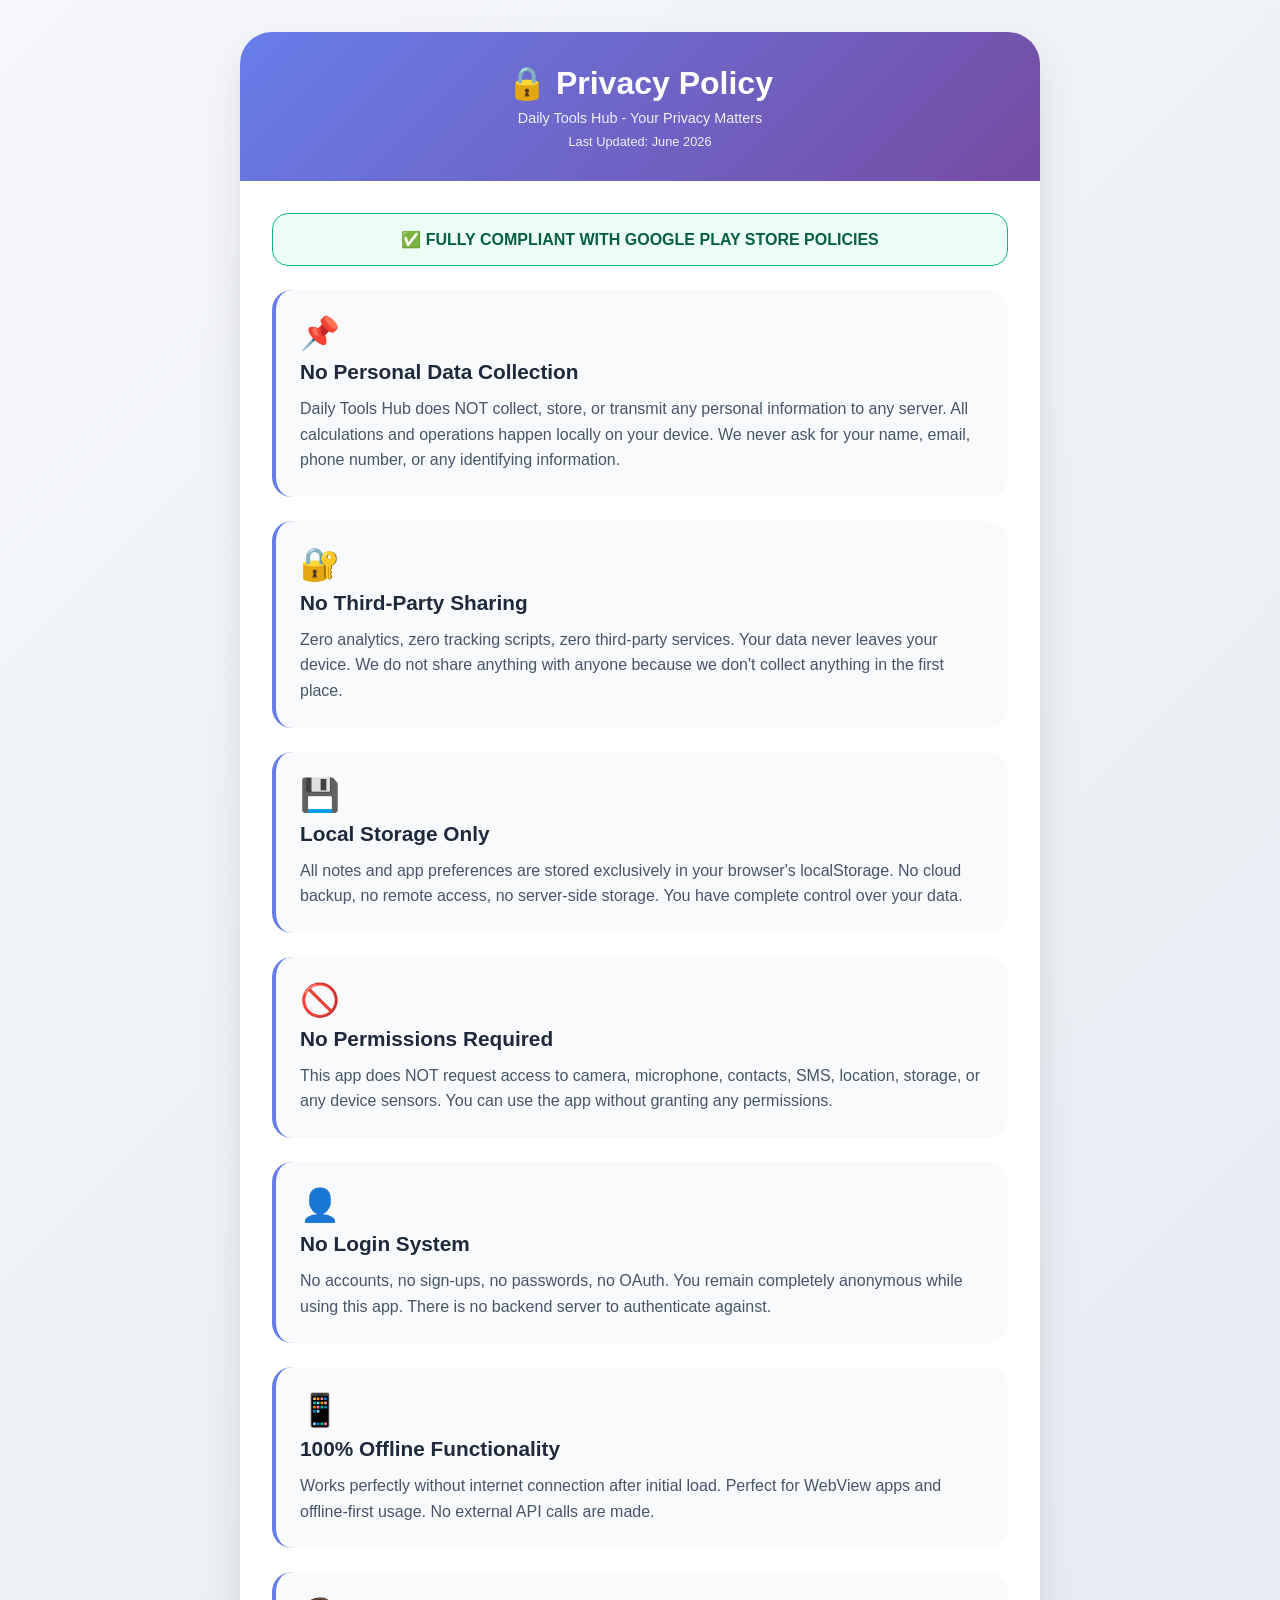
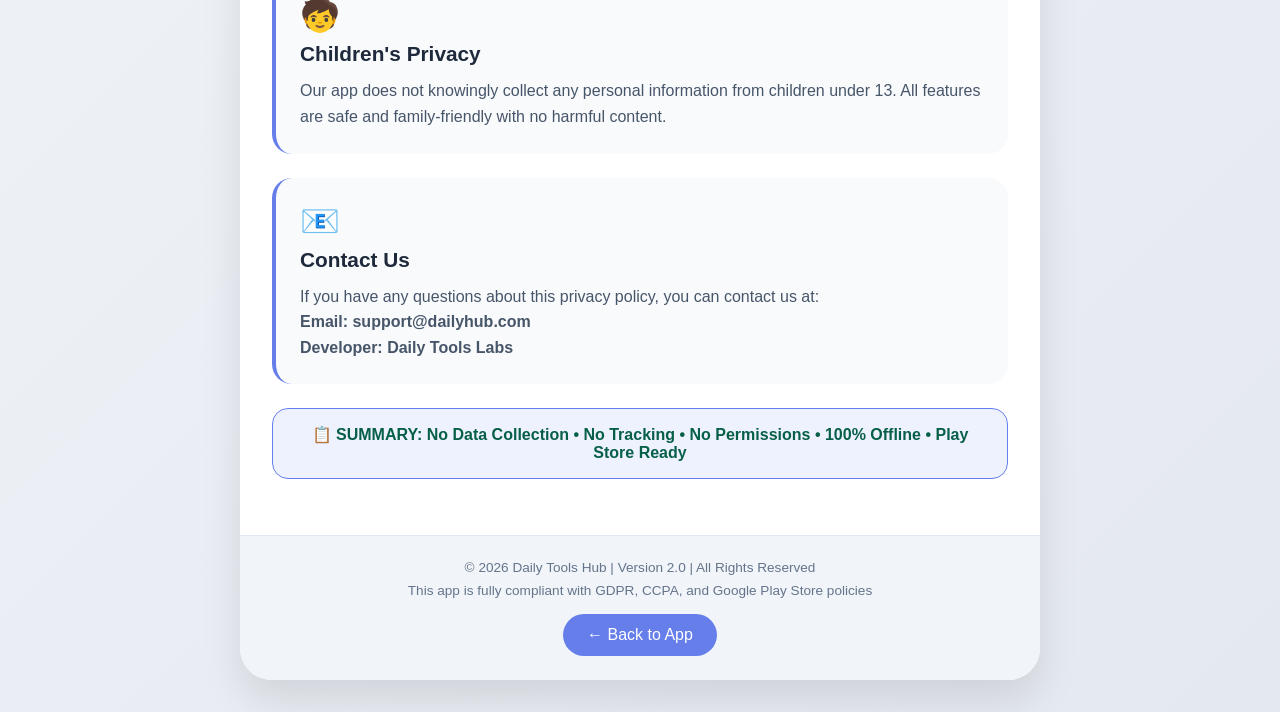
<file: privacy.html>
<!DOCTYPE html>
<html lang="en">
<head>
  <meta charset="UTF-8">
  <meta name="viewport" content="width=device-width, initial-scale=1.0, viewport-fit=cover">
  <title>Privacy Policy | Daily Tools Hub</title>
  <style>
    * {
      margin: 0;
      padding: 0;
      box-sizing: border-box;
    }

    body {
      font-family: -apple-system, BlinkMacSystemFont, 'Segoe UI', Roboto, 'Helvetica Neue', sans-serif;
      background: linear-gradient(135deg, #f5f7fa 0%, #e4e8f0 100%);
      min-height: 100vh;
      padding: 2rem 1rem;
    }

    .container {
      max-width: 800px;
      margin: 0 auto;
    }

    /* Main Card */
    .privacy-card {
      background: white;
      border-radius: 32px;
      box-shadow: 0 20px 40px rgba(0,0,0,0.1);
      overflow: hidden;
    }

    /* Header */
    .privacy-header {
      background: linear-gradient(135deg, #667eea 0%, #764ba2 100%);
      padding: 2rem;
      text-align: center;
      color: white;
    }

    .privacy-header h1 {
      font-size: 2rem;
      margin-bottom: 0.5rem;
    }

    .privacy-header p {
      opacity: 0.9;
      font-size: 0.9rem;
    }

    /* Content */
    .privacy-content {
      padding: 2rem;
    }

    /* Individual Policy Items */
    .policy-item {
      background: #f8fafc;
      border-radius: 20px;
      padding: 1.5rem;
      margin-bottom: 1.5rem;
      border-left: 4px solid #667eea;
      transition: transform 0.2s;
    }

    .policy-item:hover {
      transform: translateX(5px);
    }

    .policy-icon {
      font-size: 2rem;
      margin-bottom: 0.5rem;
    }

    .policy-item h2 {
      font-size: 1.3rem;
      color: #1e293b;
      margin-bottom: 0.75rem;
    }

    .policy-item p {
      color: #475569;
      line-height: 1.6;
    }

    /* Green Compliance Banner */
    .compliance-banner {
      background: #ecfdf5;
      border: 1px solid #10b981;
      border-radius: 16px;
      padding: 1rem;
      margin-bottom: 1.5rem;
      text-align: center;
    }

    .compliance-banner span {
      color: #065f46;
      font-weight: 600;
    }

    /* Footer */
    .privacy-footer {
      background: #f1f5f9;
      padding: 1.5rem;
      text-align: center;
      border-top: 1px solid #e2e8f0;
    }

    .privacy-footer p {
      color: #64748b;
      font-size: 0.85rem;
    }

    /* Back Button */
    .back-btn {
      display: inline-block;
      background: #667eea;
      color: white;
      text-decoration: none;
      padding: 0.75rem 1.5rem;
      border-radius: 40px;
      margin-top: 1rem;
      font-weight: 500;
      transition: background 0.2s;
    }

    .back-btn:hover {
      background: #5a67d8;
    }

    @media (max-width: 600px) {
      .privacy-content {
        padding: 1.2rem;
      }
      .policy-item h2 {
        font-size: 1.1rem;
      }
    }
  </style>
</head>
<body>
  <div class="container">
    <div class="privacy-card">
      
      <!-- Header -->
      <div class="privacy-header">
        <h1>🔒 Privacy Policy</h1>
        <p>Daily Tools Hub - Your Privacy Matters</p>
        <p style="font-size: 0.8rem; margin-top: 0.5rem;">Last Updated: June 2026</p>
      </div>

      <!-- Content -->
      <div class="privacy-content">
        
        <!-- Compliance Banner -->
        <div class="compliance-banner">
          <span>✅ FULLY COMPLIANT WITH GOOGLE PLAY STORE POLICIES</span>
        </div>

        <!-- Policy Item 1 -->
        <div class="policy-item">
          <div class="policy-icon">📌</div>
          <h2>No Personal Data Collection</h2>
          <p>Daily Tools Hub does NOT collect, store, or transmit any personal information to any server. All calculations and operations happen locally on your device. We never ask for your name, email, phone number, or any identifying information.</p>
        </div>

        <!-- Policy Item 2 -->
        <div class="policy-item">
          <div class="policy-icon">🔐</div>
          <h2>No Third-Party Sharing</h2>
          <p>Zero analytics, zero tracking scripts, zero third-party services. Your data never leaves your device. We do not share anything with anyone because we don't collect anything in the first place.</p>
        </div>

        <!-- Policy Item 3 -->
        <div class="policy-item">
          <div class="policy-icon">💾</div>
          <h2>Local Storage Only</h2>
          <p>All notes and app preferences are stored exclusively in your browser's localStorage. No cloud backup, no remote access, no server-side storage. You have complete control over your data.</p>
        </div>

        <!-- Policy Item 4 -->
        <div class="policy-item">
          <div class="policy-icon">🚫</div>
          <h2>No Permissions Required</h2>
          <p>This app does NOT request access to camera, microphone, contacts, SMS, location, storage, or any device sensors. You can use the app without granting any permissions.</p>
        </div>

        <!-- Policy Item 5 -->
        <div class="policy-item">
          <div class="policy-icon">👤</div>
          <h2>No Login System</h2>
          <p>No accounts, no sign-ups, no passwords, no OAuth. You remain completely anonymous while using this app. There is no backend server to authenticate against.</p>
        </div>

        <!-- Policy Item 6 -->
        <div class="policy-item">
          <div class="policy-icon">📱</div>
          <h2>100% Offline Functionality</h2>
          <p>Works perfectly without internet connection after initial load. Perfect for WebView apps and offline-first usage. No external API calls are made.</p>
        </div>

        <!-- Policy Item 7 -->
        <div class="policy-item">
          <div class="policy-icon">🧒</div>
          <h2>Children's Privacy</h2>
          <p>Our app does not knowingly collect any personal information from children under 13. All features are safe and family-friendly with no harmful content.</p>
        </div>

        <!-- Policy Item 8 -->
        <div class="policy-item">
          <div class="policy-icon">📧</div>
          <h2>Contact Us</h2>
          <p>If you have any questions about this privacy policy, you can contact us at:<br>
          <strong>Email: support@dailyhub.com</strong><br>
          <strong>Developer: Daily Tools Labs</strong></p>
        </div>

        <!-- Summary Box -->
        <div class="compliance-banner" style="background: #eef2ff; border-color: #667eea;">
          <span>📋 SUMMARY: No Data Collection • No Tracking • No Permissions • 100% Offline • Play Store Ready</span>
        </div>
      </div>

      <!-- Footer -->
      <div class="privacy-footer">
        <p>© 2026 Daily Tools Hub | Version 2.0 | All Rights Reserved</p>
        <p style="margin-top: 0.5rem;">This app is fully compliant with GDPR, CCPA, and Google Play Store policies</p>
        <a href="javascript:history.back()" class="back-btn">← Back to App</a>
      </div>
    </div>
  </div>
</body>
</html>
</file>
